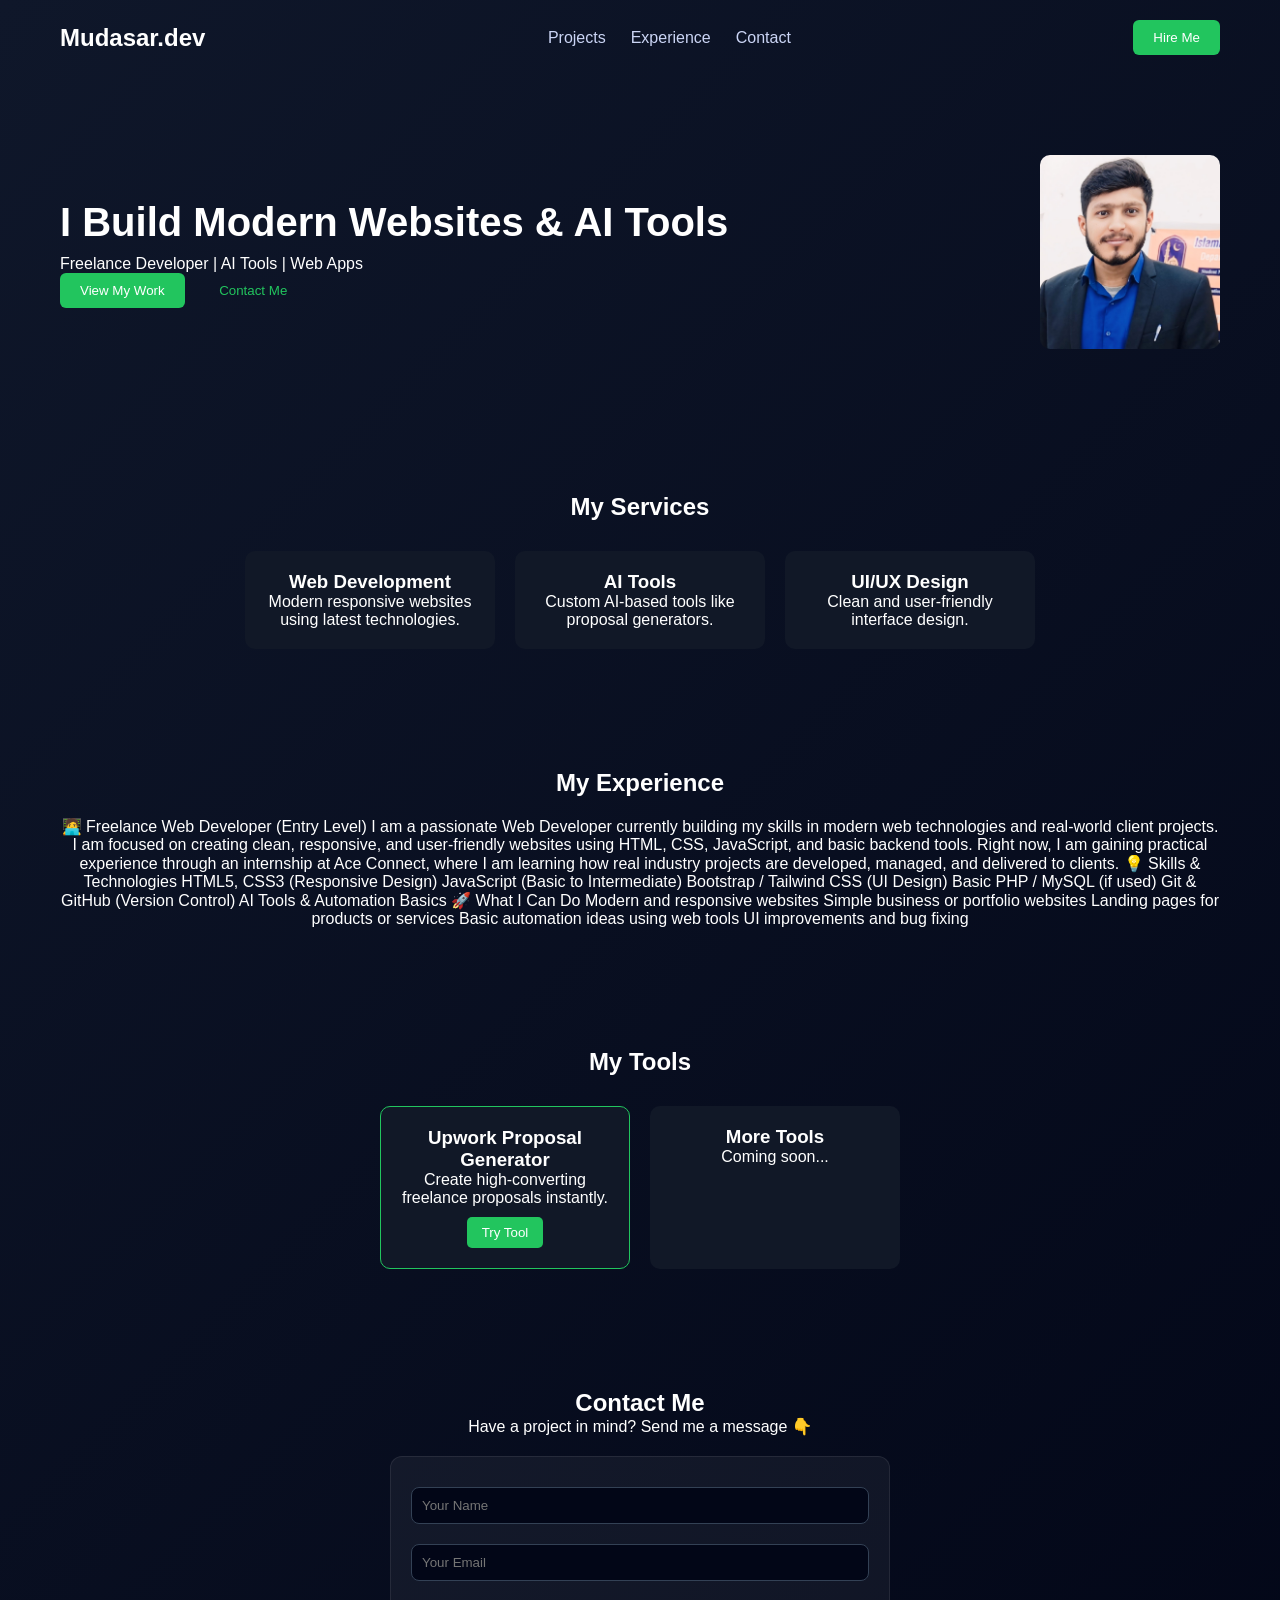
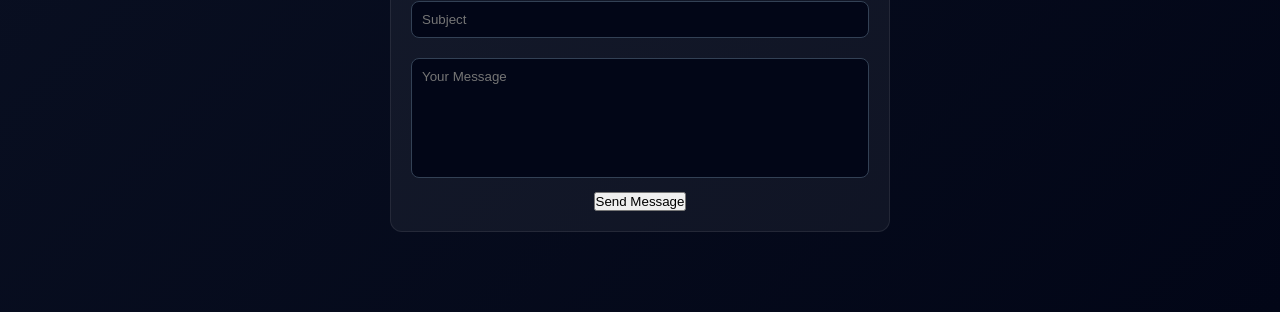
<file: index.html>
<!DOCTYPE html>
<html lang="en">
<head>
  <meta charset="UTF-8">
  <title>Mudasar.dev</title>
  <meta name="viewport" content="width=device-width, initial-scale=1.0">

  <link rel="stylesheet" href="style.css">

  <style>
    html {
      scroll-behavior: smooth;
    }
  </style>
</head>
<body>

<!-- NAVBAR -->
<nav class="navbar">
  <h2 class="logo">Mudasar.dev</h2>

  <ul class="nav-links">
    <li><a href="#projects">Projects</a></li>
    <li><a href="#experience">Experience</a></li>
    <li><a href="#contact">Contact</a></li>
  </ul>

  <!-- Hire Me -->
  <button class="hire-btn" onclick="scrollToContact()">
    Hire Me
  </button>
</nav>

<!-- HERO -->
<section class="hero">
  <div class="hero-text">
    <h1>I Build Modern Websites & AI Tools</h1>
    <p>Freelance Developer | AI Tools | Web Apps</p>

    <div class="buttons">
      <button class="primary" onclick="location.href='#projects'">View My Work</button>
      <button class="secondary" onclick="location.href='#contact'">Contact Me</button>
    </div>
  </div>

  <div class="hero-img">
    <img src="mudasar.jpeg" alt="profile">
  </div>
</section>

<!-- SERVICES = PROJECTS -->
<section id="projects" class="services">
  <h2>My Services</h2>

  <div class="cards">
    <div class="card">
      <h3>Web Development</h3>
      <p>Modern responsive websites using latest technologies.</p>
    </div>

    <div class="card">
      <h3>AI Tools</h3>
      <p>Custom AI-based tools like proposal generators.</p>
    </div>

    <div class="card">
      <h3>UI/UX Design</h3>
      <p>Clean and user-friendly interface design.</p>
    </div>
  </div>
</section>

<!-- EXPERIENCE -->
<section id="experience" class="services">
  <h2>My Experience</h2>
  <p style="margin-top:20px;">
    🧑‍💻 Freelance Web Developer (Entry Level)

I am a passionate Web Developer currently building my skills in modern web technologies and real-world client projects. I am focused on creating clean, responsive, and user-friendly websites using HTML, CSS, JavaScript, and basic backend tools.

Right now, I am gaining practical experience through an internship at Ace Connect, where I am learning how real industry projects are developed, managed, and delivered to clients.

💡 Skills & Technologies
HTML5, CSS3 (Responsive Design)
JavaScript (Basic to Intermediate)
Bootstrap / Tailwind CSS (UI Design)
Basic PHP / MySQL (if used)
Git & GitHub (Version Control)
AI Tools & Automation Basics
🚀 What I Can Do
Modern and responsive websites
Simple business or portfolio websites
Landing pages for products or services
Basic automation ideas using web tools
UI improvements and bug fixing
  </p>
</section>

<!-- TOOLS -->
<section class="tools">
  <h2>My Tools</h2>

  <div class="cards">
    <div class="card highlight">
      <h3>Upwork Proposal Generator</h3>
      <p>Create high-converting freelance proposals instantly.</p>
<button onclick="window.location.href='proposal.html'">Try Tool</button>
    </div>

    <div class="card">
      <h3>More Tools</h3>
      <p>Coming soon...</p>
    </div>
  </div>
</section>

<!-- CONTACT -->
<section id="contact" class="contact">

    <h2>Contact Me</h2>
    <p>Have a project in mind? Send me a message 👇</p>

    <div class="contact-box">

        <input type="text" id="name" placeholder="Your Name">
        <input type="email" id="email" placeholder="Your Email">
        <input type="text" id="subject" placeholder="Subject">

        <textarea id="message" placeholder="Your Message"></textarea>

        <button onclick="sendMessage()">Send Message</button>

    </div>

</section>

<script src="script.js"></script>

</body>
</html>
</file>
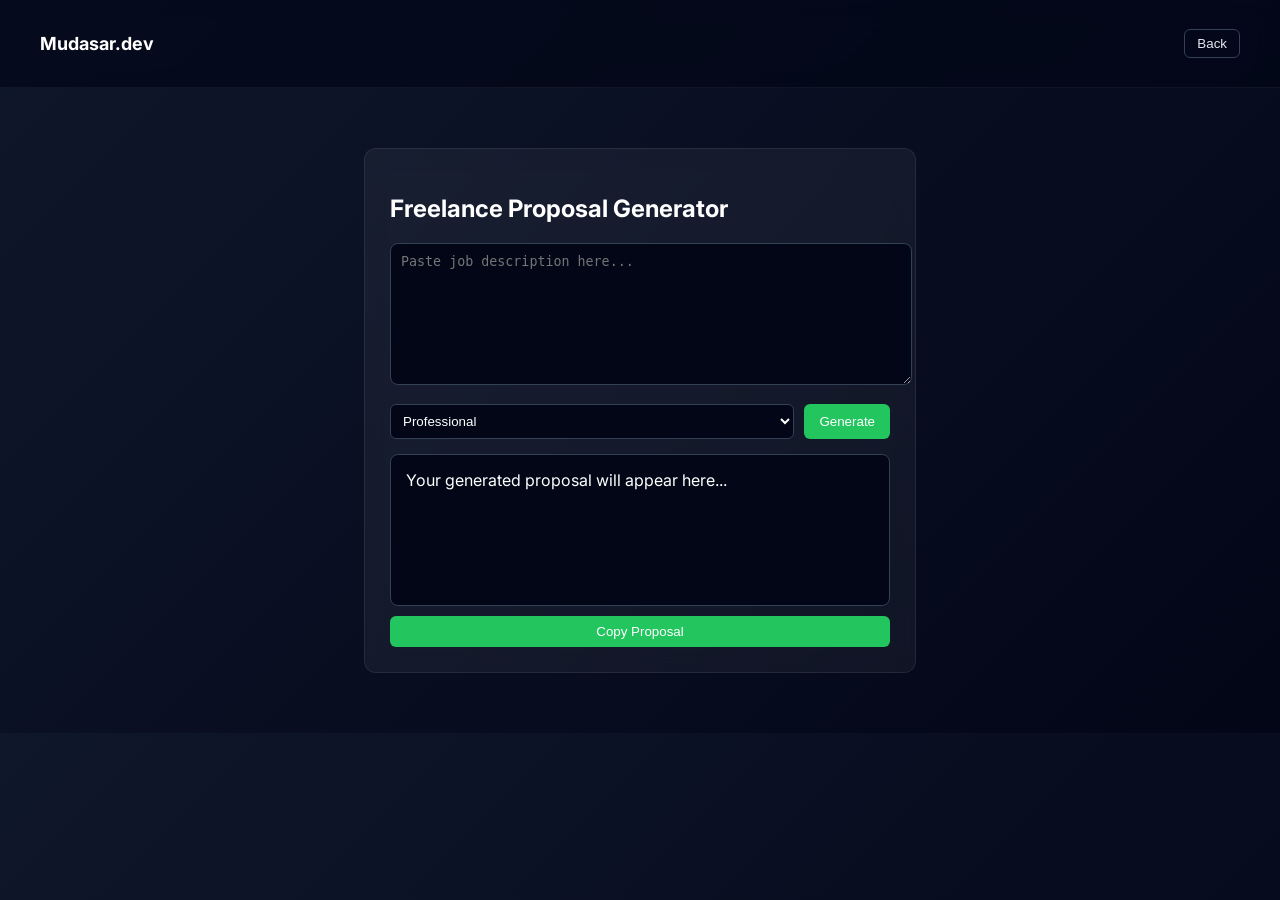
<file: proposal.html>
<!DOCTYPE html>
<html lang="en">
<head>
    <meta charset="UTF-8">
    <title>Proposal Generator</title>

    <link href="https://fonts.googleapis.com/css2?family=Inter:wght@400;500;600&display=swap" rel="stylesheet">
    <link rel="stylesheet" href="proposal.css">
</head>
<body>

<!-- NAVBAR -->
<nav class="nav">
    <h2 onclick="goHome()">Mudasar.dev</h2>
    <button onclick="goHome()">Back</button>
</nav>

<div class="container">

    <h2>Freelance Proposal Generator</h2>

    <!-- INPUT -->
    <textarea id="jobInput" placeholder="Paste job description here..."></textarea>

    <!-- OPTIONS -->
    <div class="options">
        <select id="tone">
            <option value="professional">Professional</option>
            <option value="friendly">Friendly</option>
            <option value="confident">Confident</option>
        </select>

        <button onclick="generateProposal()">Generate</button>
    </div>

    <!-- OUTPUT -->
    <div id="output">Your generated proposal will appear here...</div>

    <button class="copy-btn" onclick="copyText()">Copy Proposal</button>

</div>

<script src="proposal.js"></script>
</body>
</html>
</file>
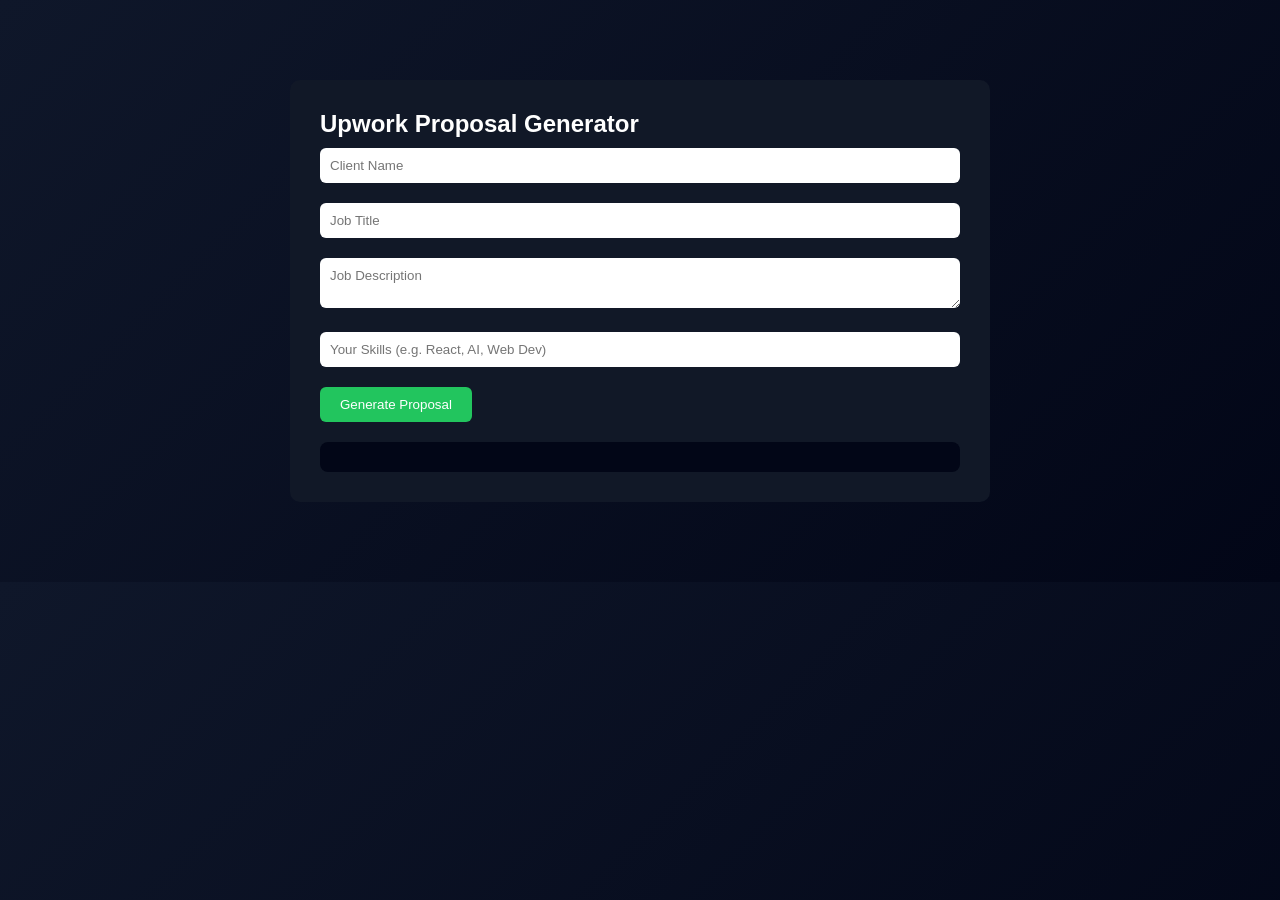
<file: tool.html>
<!DOCTYPE html>
<html lang="en">
<head>
  <meta charset="UTF-8">
  <title>Proposal Generator</title>
  <link rel="stylesheet" href="style.css">

  <style>
    .tool-container {
      max-width: 700px;
      margin: 80px auto;
      background: #111827;
      padding: 30px;
      border-radius: 10px;
      color: white;
    }

    input, textarea {
      width: 100%;
      margin: 10px 0;
      padding: 10px;
      border-radius: 6px;
      border: none;
    }

    button {
      padding: 10px 20px;
      margin-top: 10px;
      background: #22c55e;
      border: none;
      color: white;
      border-radius: 6px;
      cursor: pointer;
    }

    .output {
      margin-top: 20px;
      background: #020617;
      padding: 15px;
      border-radius: 8px;
      white-space: pre-line;
    }
  </style>
</head>
<body>

<div class="tool-container">
  <h2>Upwork Proposal Generator</h2>

  <input type="text" id="clientName" placeholder="Client Name">
  <input type="text" id="jobTitle" placeholder="Job Title">
  <textarea id="jobDesc" placeholder="Job Description"></textarea>
  <input type="text" id="skills" placeholder="Your Skills (e.g. React, AI, Web Dev)">

  <button onclick="generateProposal()">Generate Proposal</button>

  <div class="output" id="output"></div>
</div>

<script src="tool.js"></script>

</body>
</html>
</file>
<file: style.css>
* {
  margin: 0;
  padding: 0;
  box-sizing: border-box;
  font-family: sans-serif;
}

body {
  background: linear-gradient(135deg, #0f172a, #020617);
  color: white;
}

/* NAVBAR */
.navbar {
  display: flex;
  justify-content: space-between;
  padding: 20px 60px;
  align-items: center;
}

.nav-links {
  display: flex;
  gap: 25px;
  list-style: none;
}

.nav-links a {
  color: #cbd5f5;
  text-decoration: none;
}

.hire-btn {
  background: #22c55e;
  border: none;
  padding: 10px 20px;
  border-radius: 6px;
  color: white;
  cursor: pointer;
}

/* HERO */
.hero {
  display: flex;
  justify-content: space-between;
  align-items: center;
  padding: 80px 60px;
}

.hero-text h1 {
  font-size: 40px;
  margin-bottom: 10px;
}

.buttons button {
  margin-right: 10px;
  padding: 10px 20px;
  border-radius: 6px;
  border: none;
  cursor: pointer;
}

.primary {
  background: #22c55e;
  color: white;
}

.secondary {
  background: transparent;
  border: 1px solid #22c55e;
  color: #22c55e;
}

.hero-img img {
  width: 180px;
  border-radius: 10px;
}

/* SECTIONS */
.services, .tools {
  padding: 60px;
  text-align: center;
}

.cards {
  display: flex;
  justify-content: center;
  gap: 20px;
  margin-top: 30px;
}

.card {
  background: #111827;
  padding: 20px;
  border-radius: 10px;
  width: 250px;
  transition: 0.3s;
}

.card:hover {
  transform: translateY(-5px);
}

.highlight {
  border: 1px solid #22c55e;
}

.card button {
  margin-top: 10px;
  padding: 8px 15px;
  background: #22c55e;
  border: none;
  border-radius: 5px;
  color: white;
}
html {
  scroll-behavior: smooth;
}
.contact {
    padding: 60px;
    text-align: center;
}

.contact-box {
    max-width: 500px;
    margin: 20px auto;
    background: rgba(255,255,255,0.05);
    padding: 20px;
    border-radius: 12px;
    border: 1px solid rgba(255,255,255,0.08);
}

.contact-box input,
.contact-box textarea {
    width: 100%;
    margin: 10px 0;
    padding: 10px;
    border-radius: 8px;
    border: 1px solid #334155;
    background: #020617;
    color: white;
    outline: none;
}

.contact-box textarea {
    height: 120px;
    resize: none;
}

.contact-box input:focus,
.contact-box textarea:focus {
    border-color: #22c55e;
}
</file>
<file: proposal.css>
body {
    margin: 0;
    font-family: 'Inter', sans-serif;
    background: linear-gradient(135deg, #0f172a, #020617);
    color: white;
}

/* NAVBAR */
.nav {
    display: flex;
    justify-content: space-between;
    align-items: center;
    padding: 18px 40px;
    background: rgba(2, 6, 23, 0.7);
    backdrop-filter: blur(10px);
    border-bottom: 1px solid rgba(255,255,255,0.05);
}

.nav h2 {
    font-size: 18px;
    cursor: pointer;
}

.nav button {
    background: transparent;
    border: 1px solid #334155;
    padding: 6px 12px;
    border-radius: 6px;
    color: #e2e8f0;
    cursor: pointer;
}

.nav button:hover {
    background: #1e293b;
}

/* CONTAINER */
.container {
    width: 500px;
    margin: 60px auto;
    background: rgba(255,255,255,0.05);
    padding: 25px;
    border-radius: 12px;
    backdrop-filter: blur(12px);
    border: 1px solid rgba(255,255,255,0.08);
}

/* TEXTAREA */
textarea {
    width: 100%;
    height: 120px;
    padding: 10px;
    border-radius: 8px;
    border: 1px solid #334155;
    background: #020617;
    color: white;
    outline: none;
    margin-bottom: 15px;
}

textarea:focus {
    border-color: #22c55e;
}

/* OPTIONS */
.options {
    display: flex;
    gap: 10px;
    margin-bottom: 15px;
}

/* SELECT */
select {
    flex: 1;
    padding: 8px;
    border-radius: 6px;
    border: 1px solid #334155;
    background: #020617;
    color: white;
}

/* BUTTON */
button {
    padding: 8px 15px;
    background: #22c55e;
    border: none;
    border-radius: 6px;
    color: white;
    cursor: pointer;
}

button:hover {
    background: #16a34a;
}

/* OUTPUT */
#output {
    background: #020617;
    padding: 15px;
    border-radius: 8px;
    min-height: 120px;
    white-space: pre-line;
    border: 1px solid #334155;
}

/* COPY BUTTON */
.copy-btn {
    margin-top: 10px;
    width: 100%;
}
</file>
